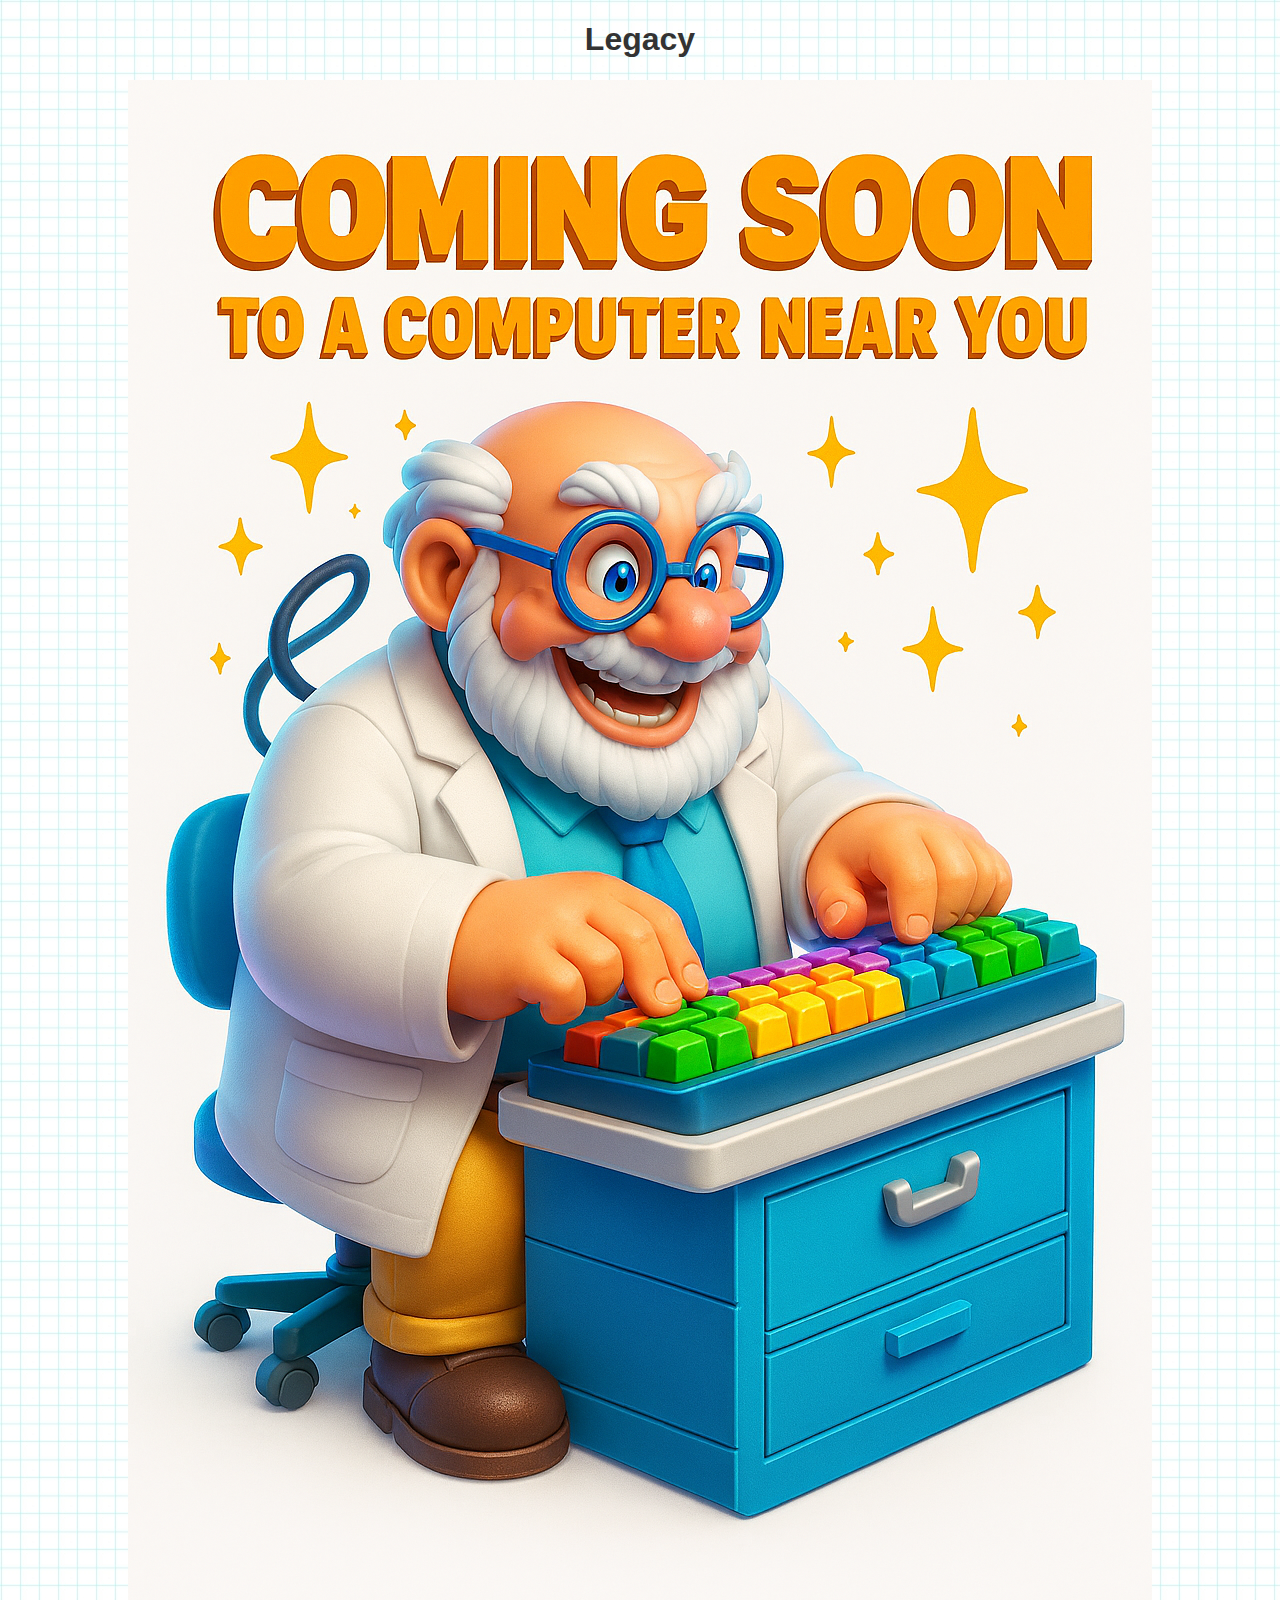
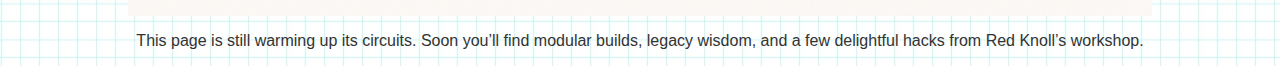
<file: legacy/index.html>
<!DOCTYPE html>
<html lang="en">
<head>
  <meta charset="UTF-8">
  <title>Coming Soon</title>
  <link rel="stylesheet" href="../styles/styles.css"> <!-- Your existing stylesheet -->
</head>
<body>
  <main class="content">
    <section class="coming-soon">
      <h1>Legacy</h1>
      <img src="../assets/coming_soon.png" alt="Eccentric Nerd at Computer" class="featured-image">
      <p>This page is still warming up its circuits. Soon you’ll find modular builds, legacy wisdom, and a few delightful hacks from Red Knoll’s workshop.</p>
    </section>
  </main>
</body>
</html>
</file>
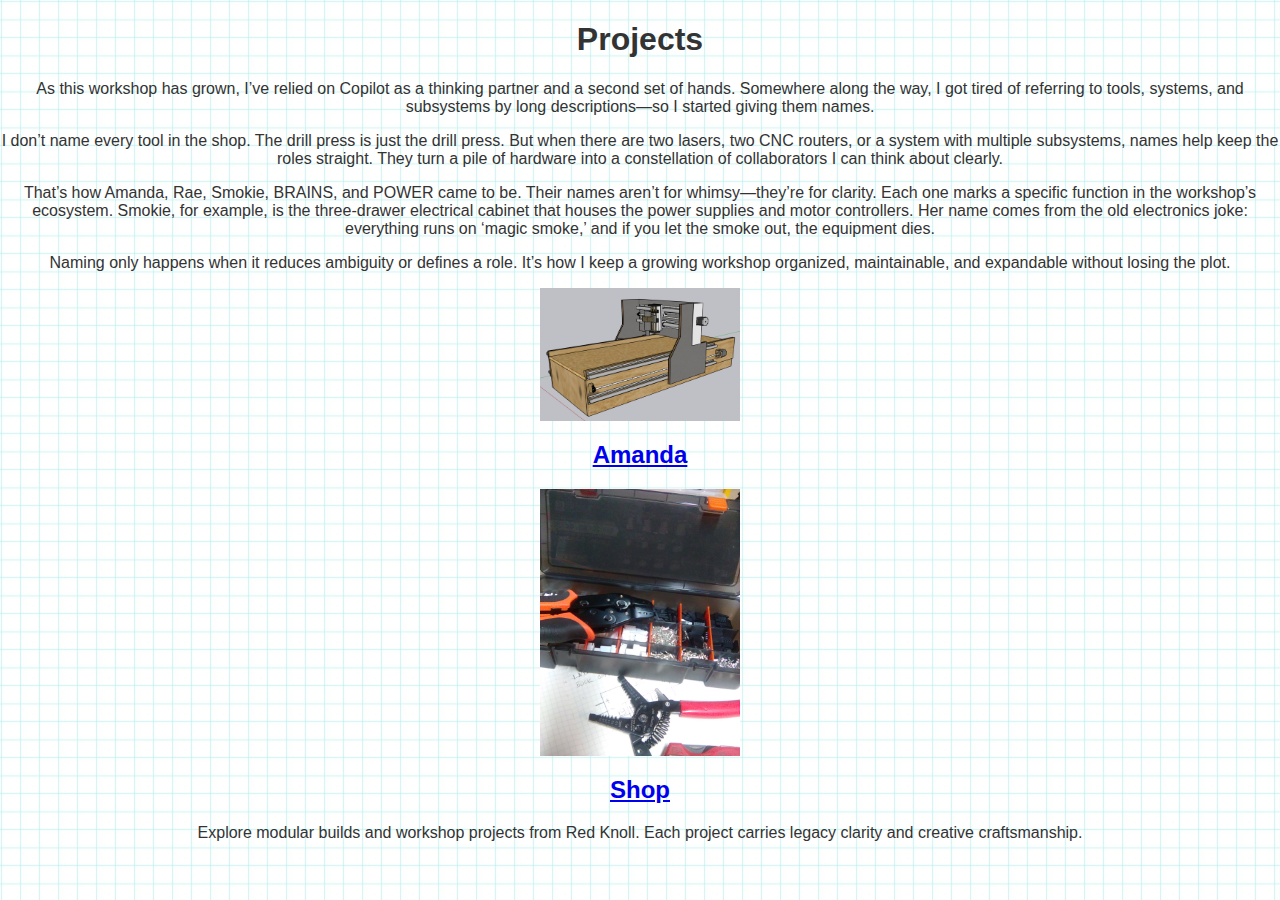
<file: projects/index.html>
<!DOCTYPE html>
<html lang="en">
  <head>
    <meta charset="UTF-8" />
    <title>Coming Soon</title>
    <link rel="stylesheet" href="../styles/styles.css" />
    <!-- Your existing stylesheet -->
  </head>
  <body>
    <main class="content">
      <section class="coming-soon">
        <h1>Projects</h1>

        <p>
          As this workshop has grown, I’ve relied on Copilot as a thinking
          partner and a second set of hands. Somewhere along the way, I got
          tired of referring to tools, systems, and subsystems by long
          descriptions—so I started giving them names.
        </p>

        <p>
          I don’t name every tool in the shop. The drill press is just the drill
          press. But when there are two lasers, two CNC routers, or a system
          with multiple subsystems, names help keep the roles straight. They
          turn a pile of hardware into a constellation of collaborators I can
          think about clearly.
        </p>

        <p>
          That’s how Amanda, Rae, Smokie, BRAINS, and POWER came to be. Their
          names aren’t for whimsy—they’re for clarity. Each one marks a specific
          function in the workshop’s ecosystem. Smokie, for example, is the
          three‑drawer electrical cabinet that houses the power supplies and
          motor controllers. Her name comes from the old electronics joke:
          everything runs on ‘magic smoke,’ and if you let the smoke out, the
          equipment dies.
        </p>

        <p>
          Naming only happens when it reduces ambiguity or defines a role. It’s
          how I keep a growing workshop organized, maintainable, and expandable
          without losing the plot.
        </p>

        <img
          src="../assets/amanda/CNC.png"
          alt="Amanda Project"
          class="featured-image"
          width="200"
        />
        <h2><a href="amanda/index.html">Amanda</a></h2>

        <img
          src="../assets/shop/IMG_0028.jpg"
          alt="Shop Project"
          class="featured-image"
          width="200"
        />
        <h2><a href="shop/index.html">Shop</a></h2>

        <p>
          Explore modular builds and workshop projects from Red Knoll. Each
          project carries legacy clarity and creative craftsmanship.
        </p>
      </section>
    </main>
  </body>
</html>
</file>
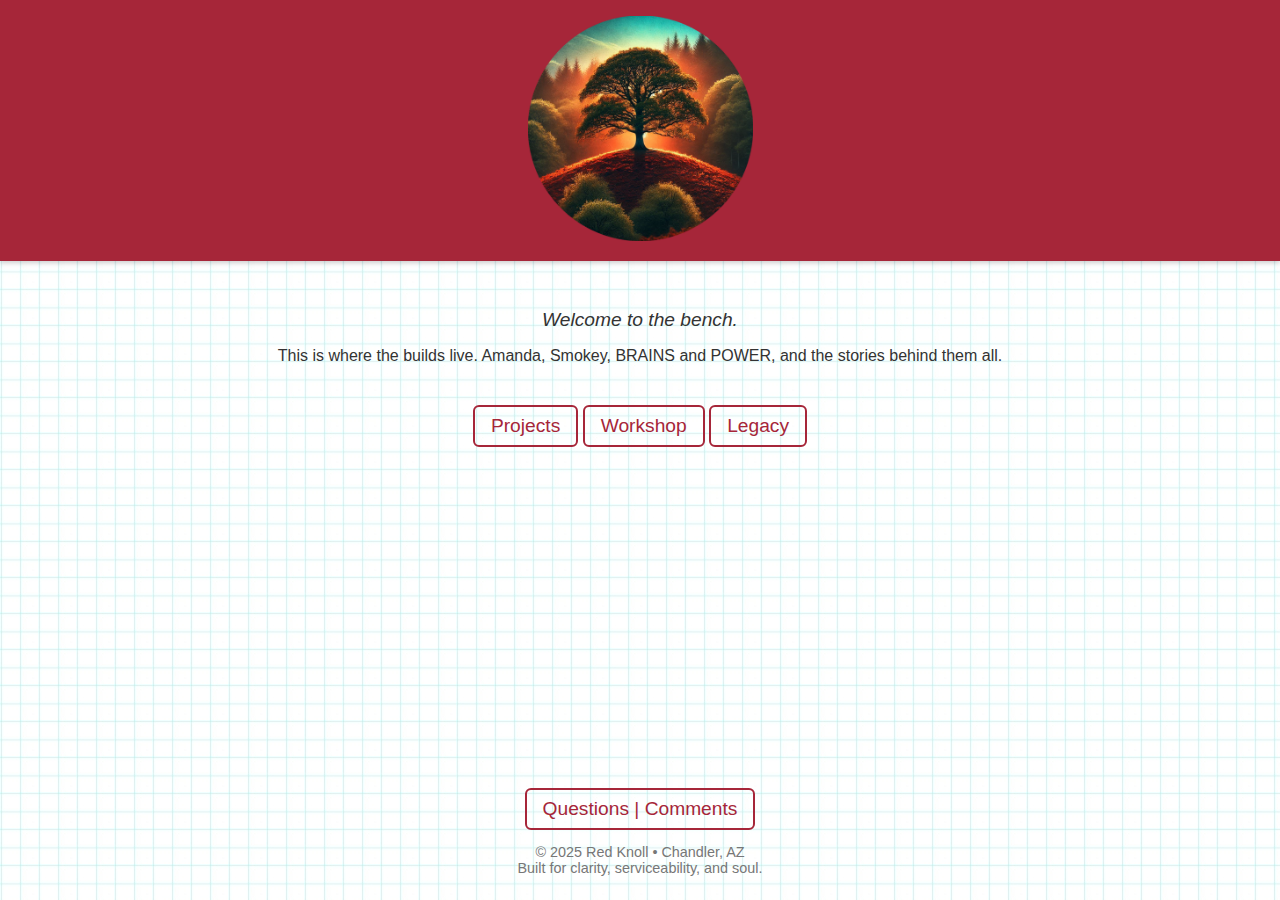
<file: home.html>
<!doctype html>
<html lang="en">
  <head>
    <meta charset="UTF-8" />
    <meta name="viewport" content="width=device-width, initial-scale=1.0" />
    <link rel="stylesheet" href="./styles/styles.css" />
    <title>Red Knoll</title>
  </head>

  <body>
    <!-- Red banner header with centered logo -->
    <header class="site-header">
      <img src="./assets/images/red_knoll_logo_lg.png" alt="Red Knoll Logo" class="site-logo">
    </header>

    <div class="content-wrapper">
      <main>
        <p class="tagline">Welcome to the bench.</p>

        <p>
          This is where the builds live. Amanda, Smokey, BRAINS and POWER, and the
          stories behind them all.
        </p>

        <nav>
          <a href="./projects/projects.html" class="entry-link">Projects</a>
          <a href="./workshop/workshop.html" class="entry-link">Workshop</a>
          <a href="./legacy/legacy.html" class="entry-link">Legacy</a>
        </nav>
      </main>
    </div>

    <footer>
      <p>
        <a href="mailto:sales@redknoll.net" class="entry-link">Questions | Comments</a>
      </p>
      &copy; 2025 Red Knoll &bull; Chandler, AZ<br />
      Built for clarity, serviceability, and soul.
    </footer>
  </body>
</html>
</file>
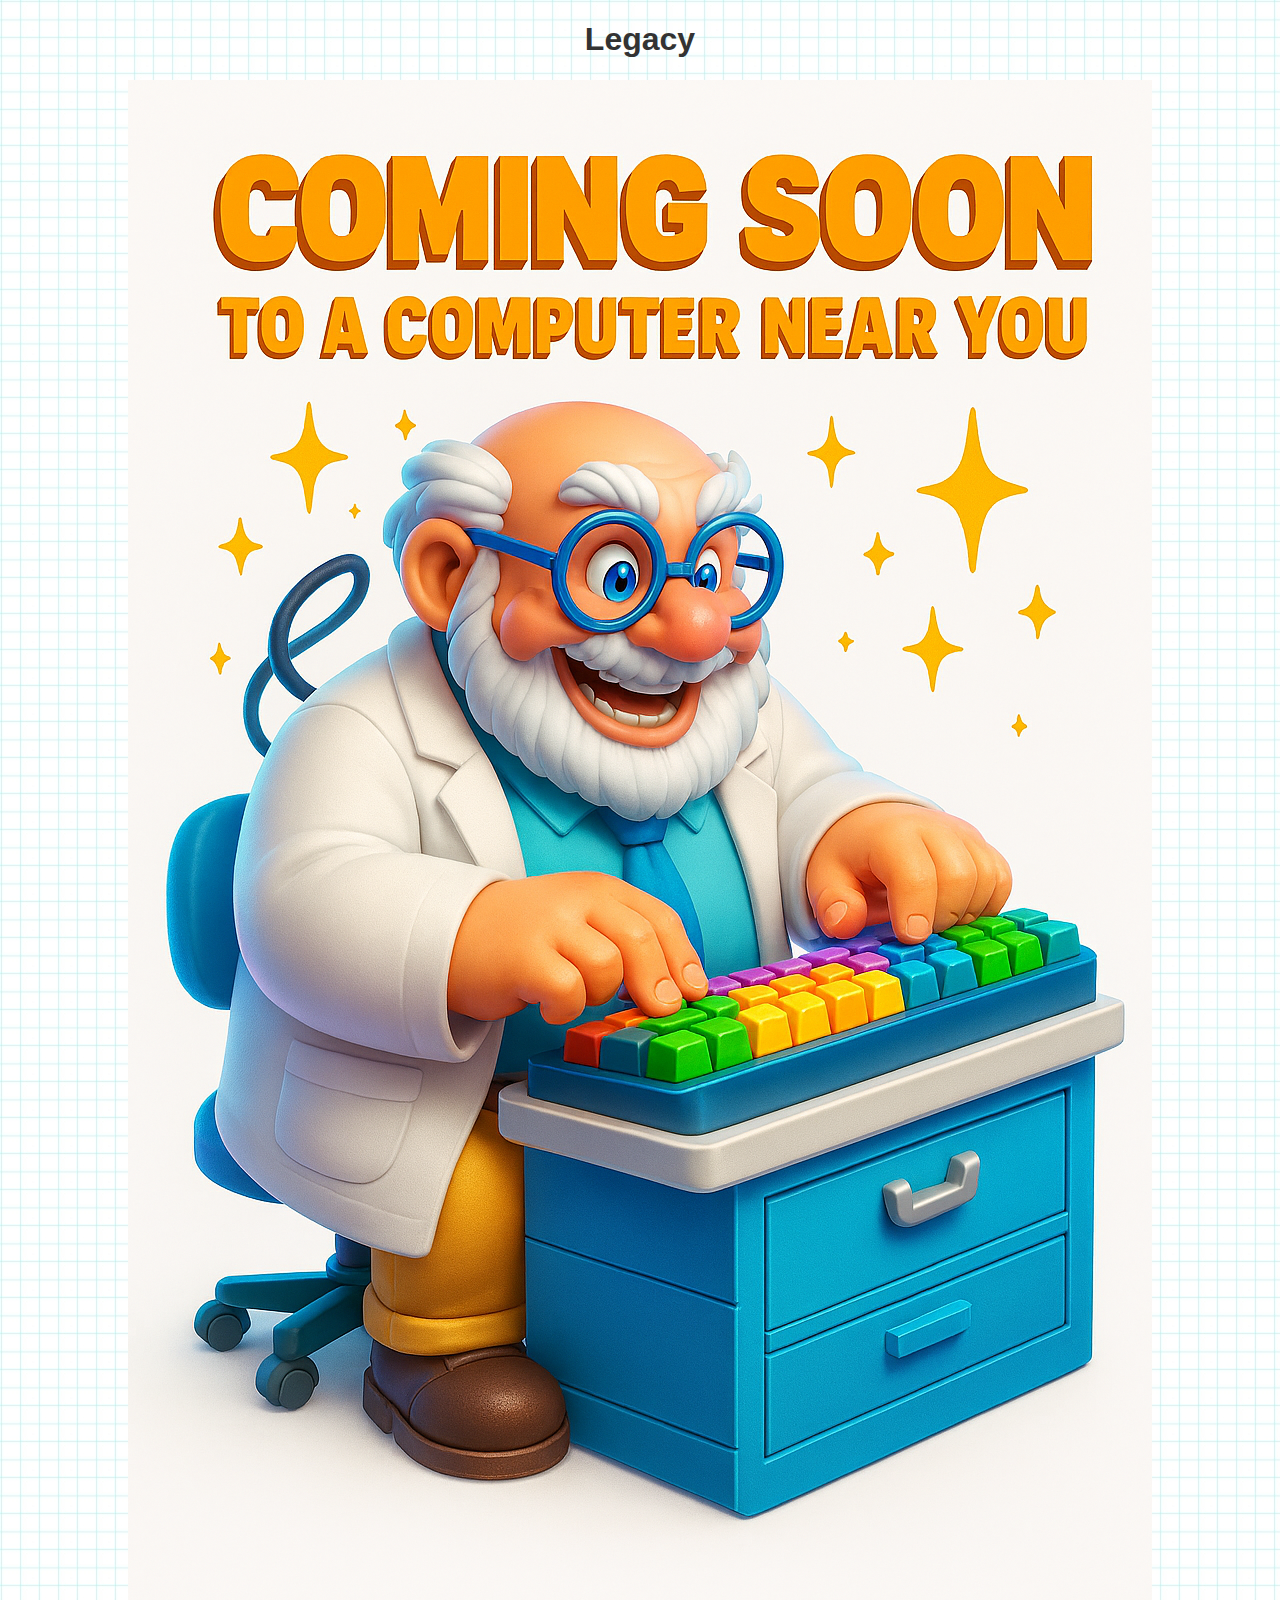
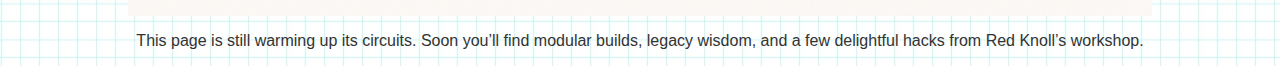
<file: legacy.html>
<!DOCTYPE html>
<html lang="en">
<head>
  <meta charset="UTF-8">
  <title>Coming Soon</title>
  <link rel="stylesheet" href="styles/styles.css"> <!-- Your existing stylesheet -->
</head>
<body>
  <main class="content">
    <section class="coming-soon">
      <h1>Legacy</h1>
      <img src="assets/coming_soon.png" alt="Eccentric Nerd at Computer" class="featured-image">
      <p>This page is still warming up its circuits. Soon you’ll find modular builds, legacy wisdom, and a few delightful hacks from Red Knoll’s workshop.</p>
    </section>
  </main>
</body>
</html>
</file>
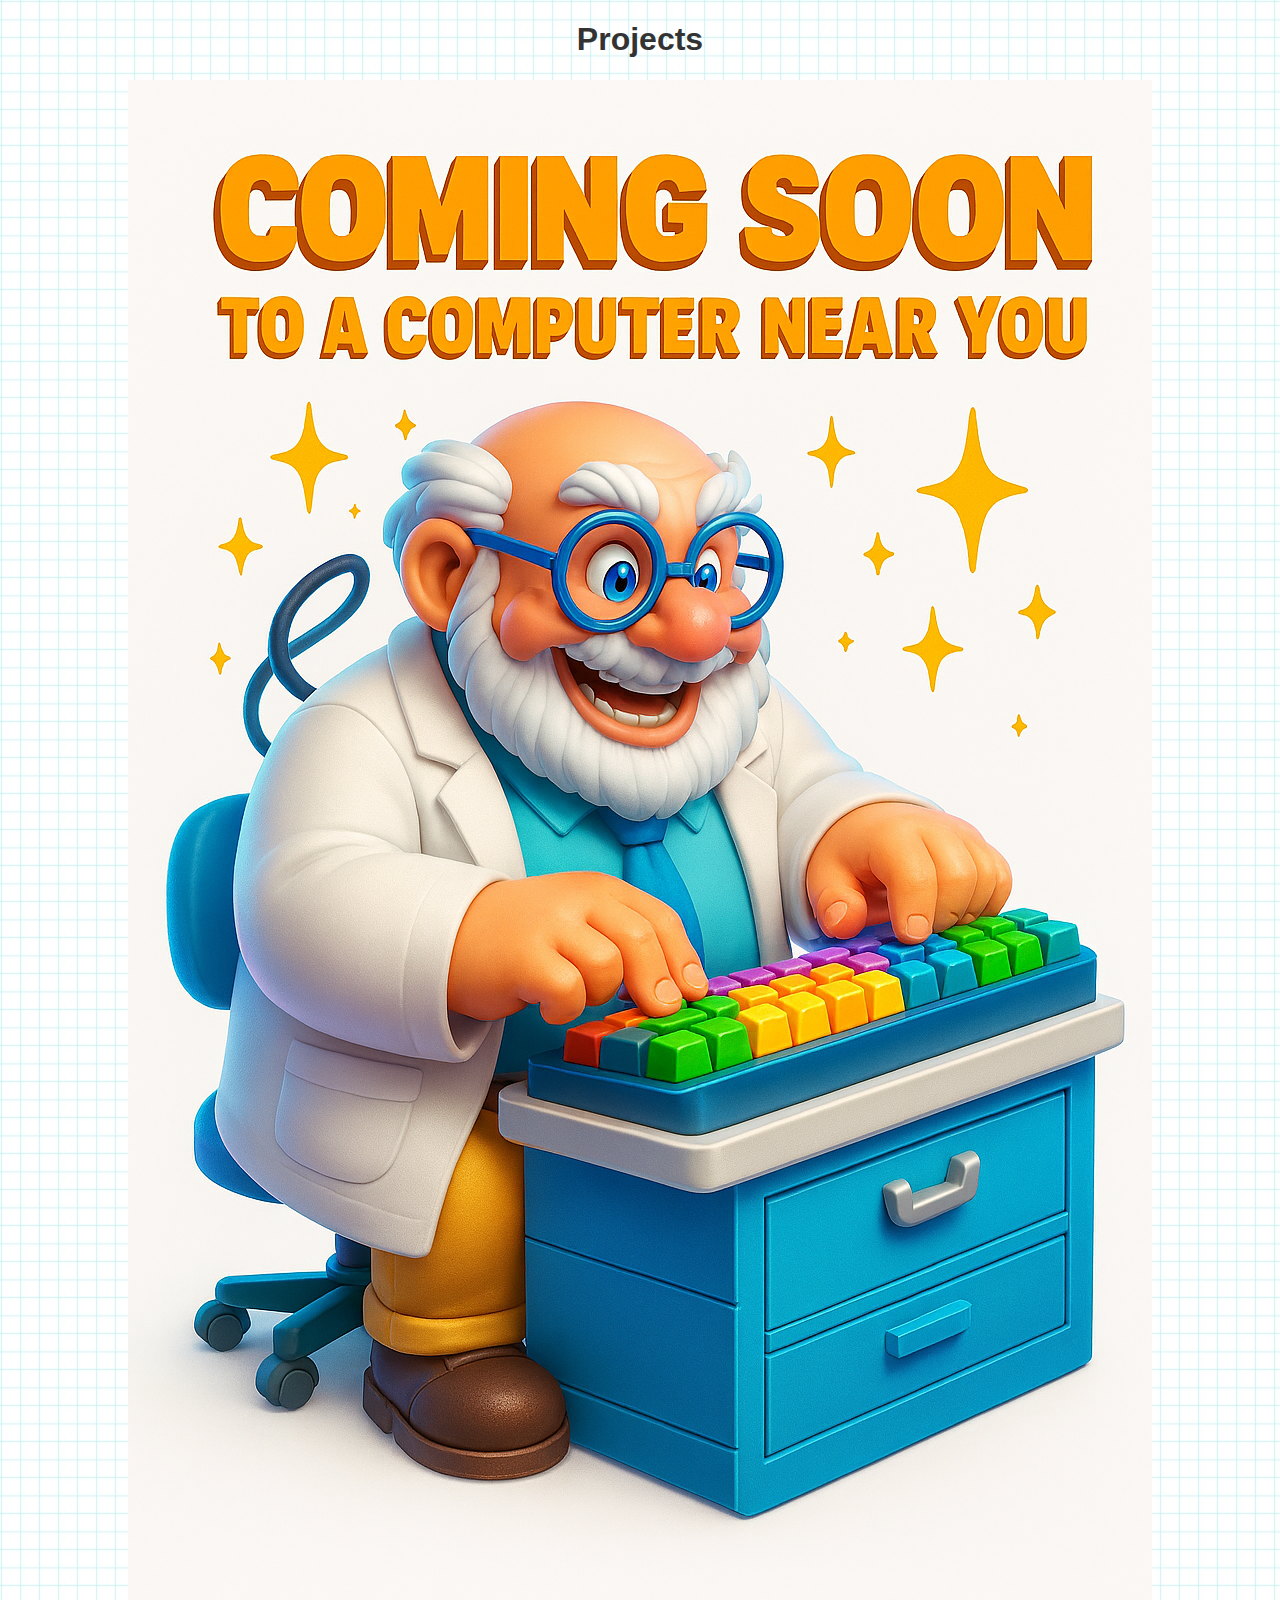
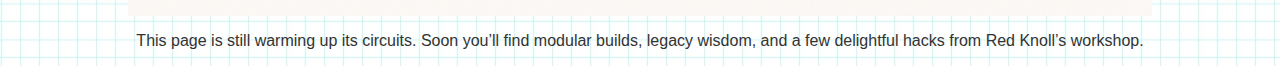
<file: projects.html>
<!DOCTYPE html>
<html lang="en">
<head>
  <meta charset="UTF-8">
  <title>Coming Soon</title>
  <link rel="stylesheet" href="styles/styles.css"> <!-- Your existing stylesheet -->
</head>
<body>
  <main class="content">
    <section class="coming-soon">
      <h1>Projects</h1>
      <img src="assets/coming_soon.png" alt="Eccentric Nerd at Computer" class="featured-image">
      <p>This page is still warming up its circuits. Soon you’ll find modular builds, legacy wisdom, and a few delightful hacks from Red Knoll’s workshop.</p>
    </section>
  </main>
</body>
</html>
</file>
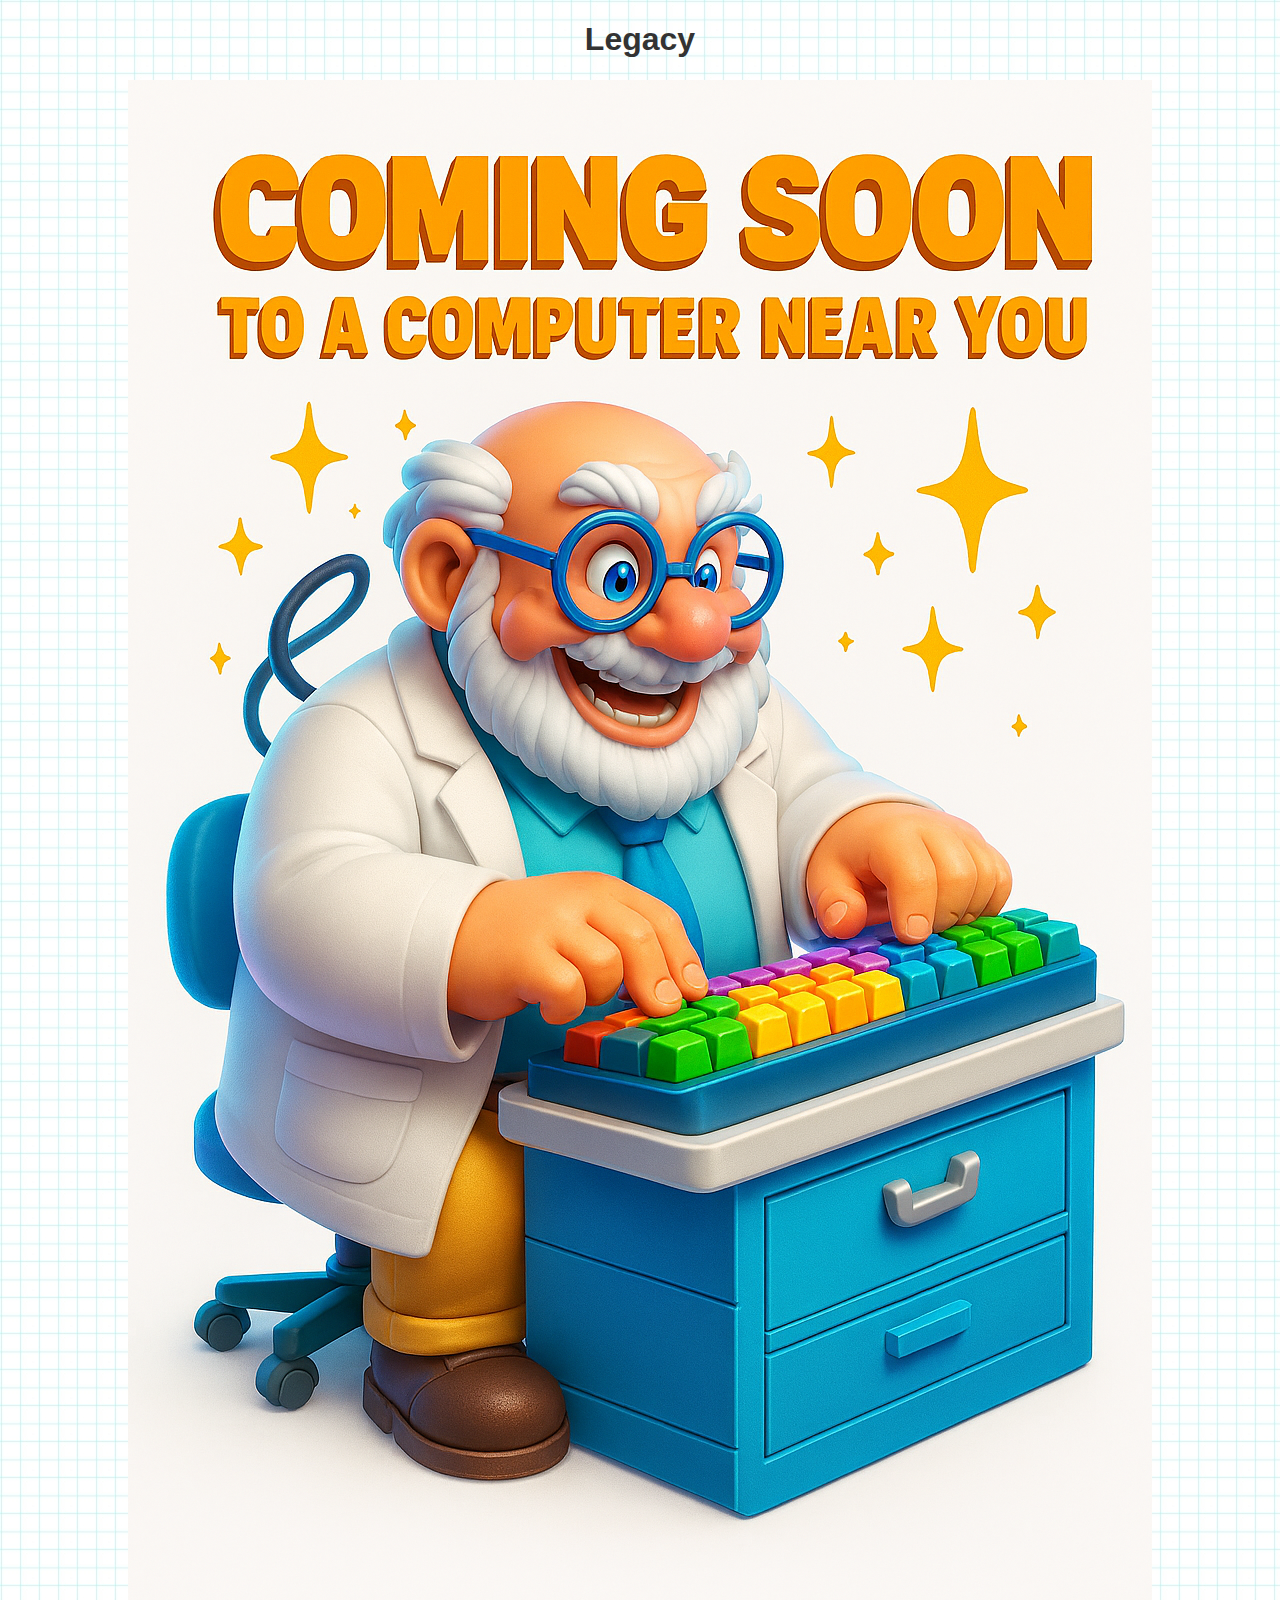
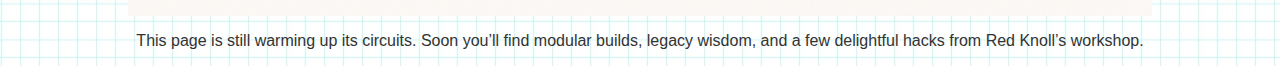
<file: legacy/legacy.html>
<!DOCTYPE html>
<html lang="en">
<head>
  <meta charset="UTF-8">
  <title>Coming Soon</title>
  <link rel="stylesheet" href="/styles/styles.css"> <!-- Your existing stylesheet -->
</head>
<body>
  <main class="content">
    <section class="coming-soon">
      <h1>Legacy</h1>
      <img src="/assets/coming_soon.png" alt="Eccentric Nerd at Computer" class="featured-image">
      <p>This page is still warming up its circuits. Soon you’ll find modular builds, legacy wisdom, and a few delightful hacks from Red Knoll’s workshop.</p>
    </section>
  </main>
</body>
</html>
</file>
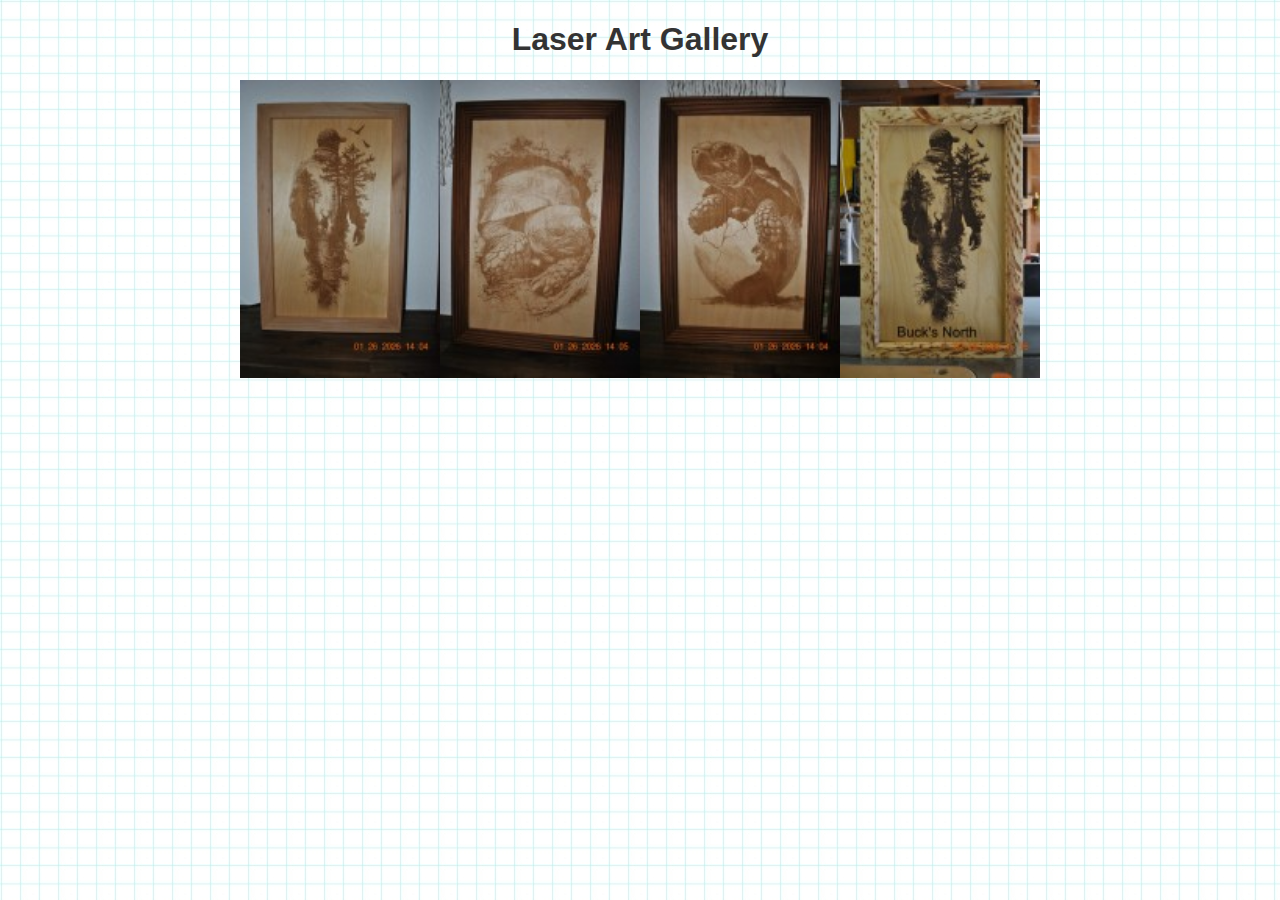
<file: projects/laserart/laserart.html>
<!doctype html>
<html lang="en">
  <head>
    <meta charset="UTF-8" />
    <title>Laser Art</title>
    <link rel="stylesheet" href="../../styles/styles.css" />
  </head>
  <body>
    <h1>Laser Art Gallery</h1>

    <div id="gallery"></div>

    <script src="../../assets/js/gallery.js"></script>

    <script>
      loadGallery("../../assets/json/laserart/laserart.json", "gallery");
    </script>
  </body>
</html>
</file>
<file: styles/styles.css>
/* === Base Layout, Typography & Background === */
body {
  margin: 0;
  font-family: "Segoe UI", Tahoma, Geneva, Verdana, sans-serif;
  background-color: #f9f9f9;
  background-image: url("../assets/images/graph.png");
  background-repeat: repeat;
  background-size: auto;
  color: #333;
  text-align: center;

  /* Layout foundation */
  min-height: 100vh;
  display: flex;
  flex-direction: column;
}

/* === Header (Red Banner) === */
.site-header {
  background-color: #a62639;
  color: white;
  text-align: center;
  padding: 1rem 0;
  width: 100%;
  box-shadow: 0 2px 5px rgba(0, 0, 0, 0.2);
}

/* === Logo Sizing === */
.site-logo {
  width: auto;
  height: 25vh; /* Default for all pages */
  object-fit: contain;
}

/* Index.html override */
.hero .site-logo {
  height: 50vh; /* Larger landing-page logo */
}

/* === Content Wrapper === */
.content-wrapper {
  display: flex;
  flex-direction: column;
  align-items: center;
  justify-content: flex-start;
  flex: 1;
  padding: 2rem;
}

/* Landing page spacing */
.landing .content-wrapper {
  margin-top: 8vh;
}

.workshop-grid {
  display: grid;
  grid-template-columns: repeat(auto-fit, minmax(250px, 1fr));
  gap: 2rem;
  margin-top: 2rem;
}

.workshop-item img {
  width: 100%;
  height: auto;
  object-fit: cover;
  border-radius: 6px;
}

.workshop-item h2 {
  margin-top: 0.5rem;
  text-align: center;
}

/* === Tagline === */
.tagline {
  font-style: italic;
  margin: 1rem 0;
  font-size: 1.2rem;
}

/* === Entry Link ("Come On In") === */
.entry-link {
  display: inline-block;
  margin-top: 1.5rem;
  padding: 0.5rem 1rem;
  font-size: 1.2rem;
  color: #a62639;
  text-decoration: none;
  border: 2px solid #a62639;
  border-radius: 6px;
  transition: all 0.3s ease;
}

.entry-link:hover {
  background-color: #a62639;
  color: white;
  box-shadow: 0 0 10px #a62639;
}

/* === Featured Image (used on some pages) === */
.featured-image {
  display: block;
  margin: 0 auto;
}

/* === Footer === */
footer {
  margin-top: 2rem;
  padding: 1.5rem;
  font-size: 0.9rem;
  color: #777;
}

footer .vob-badge {
  width: 120px;
  height: auto;
  margin-top: 0.5rem;
  opacity: 0.9;
}
</file>
